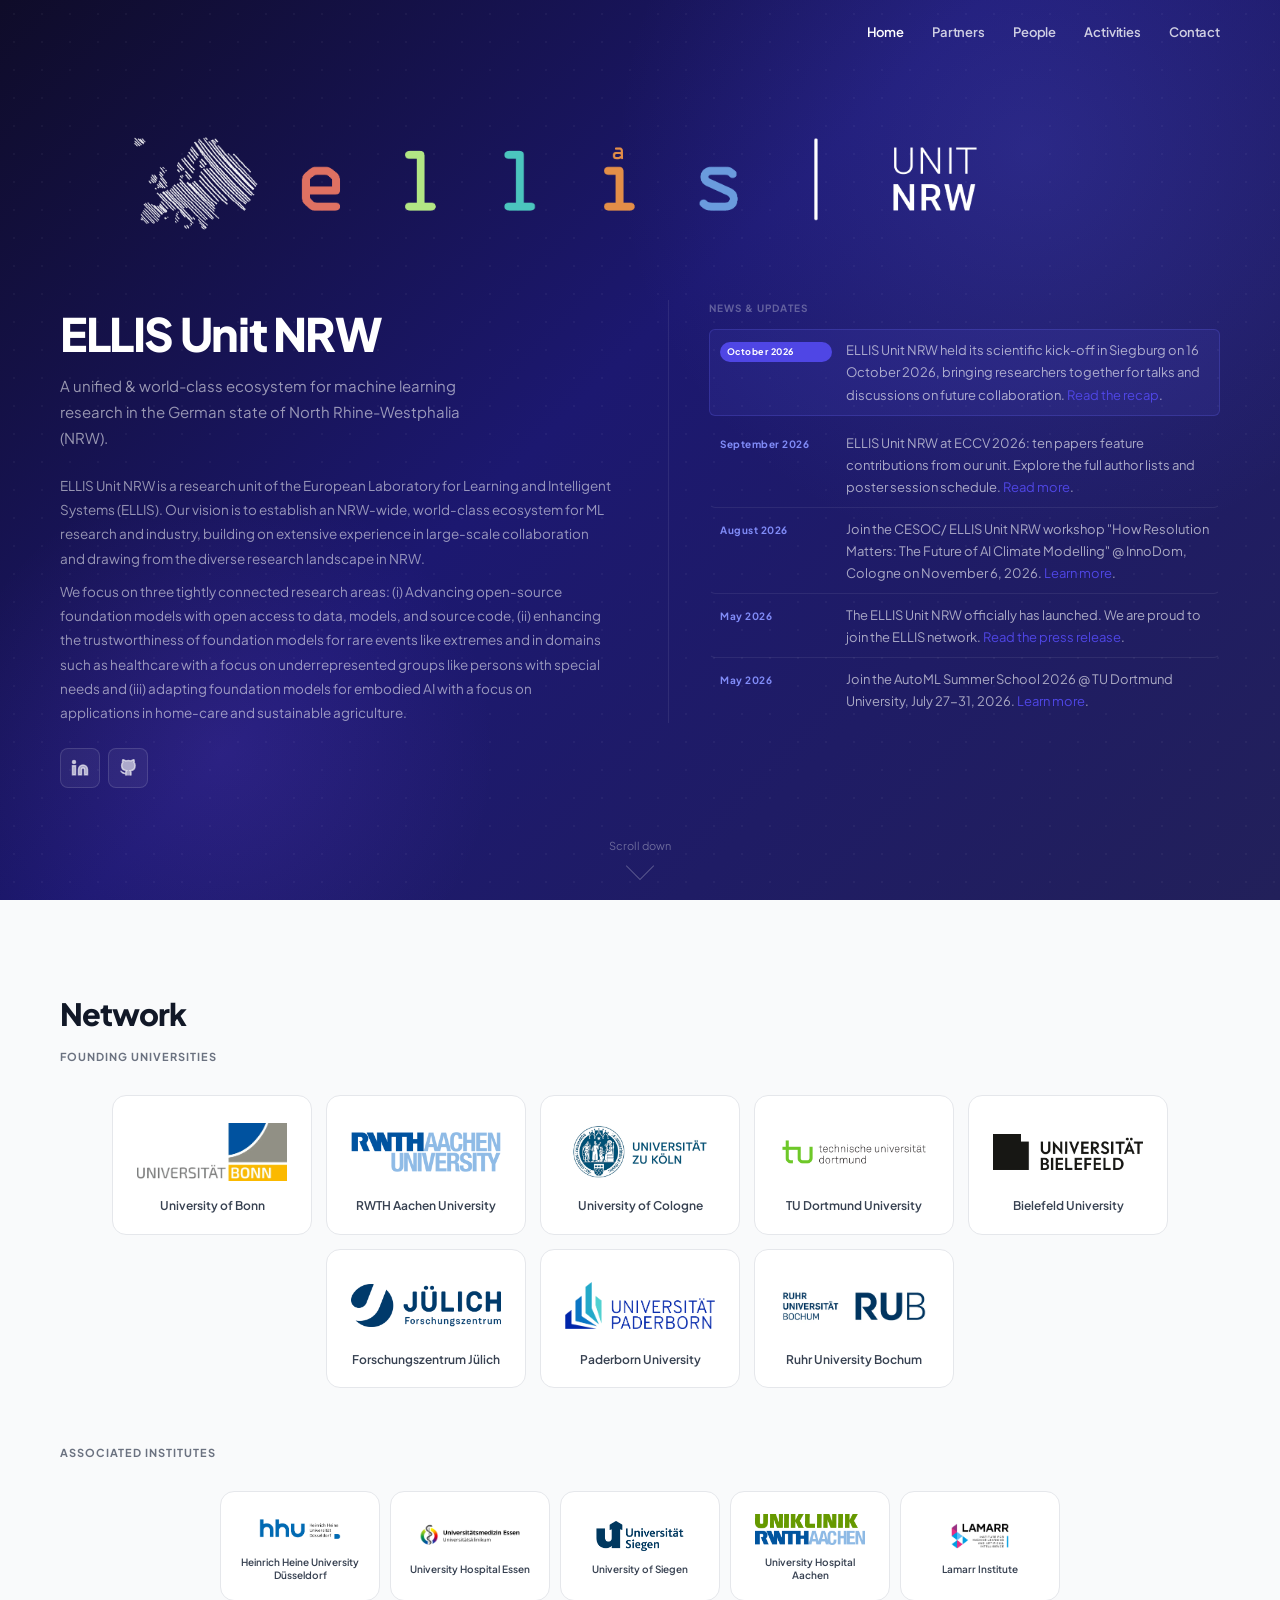
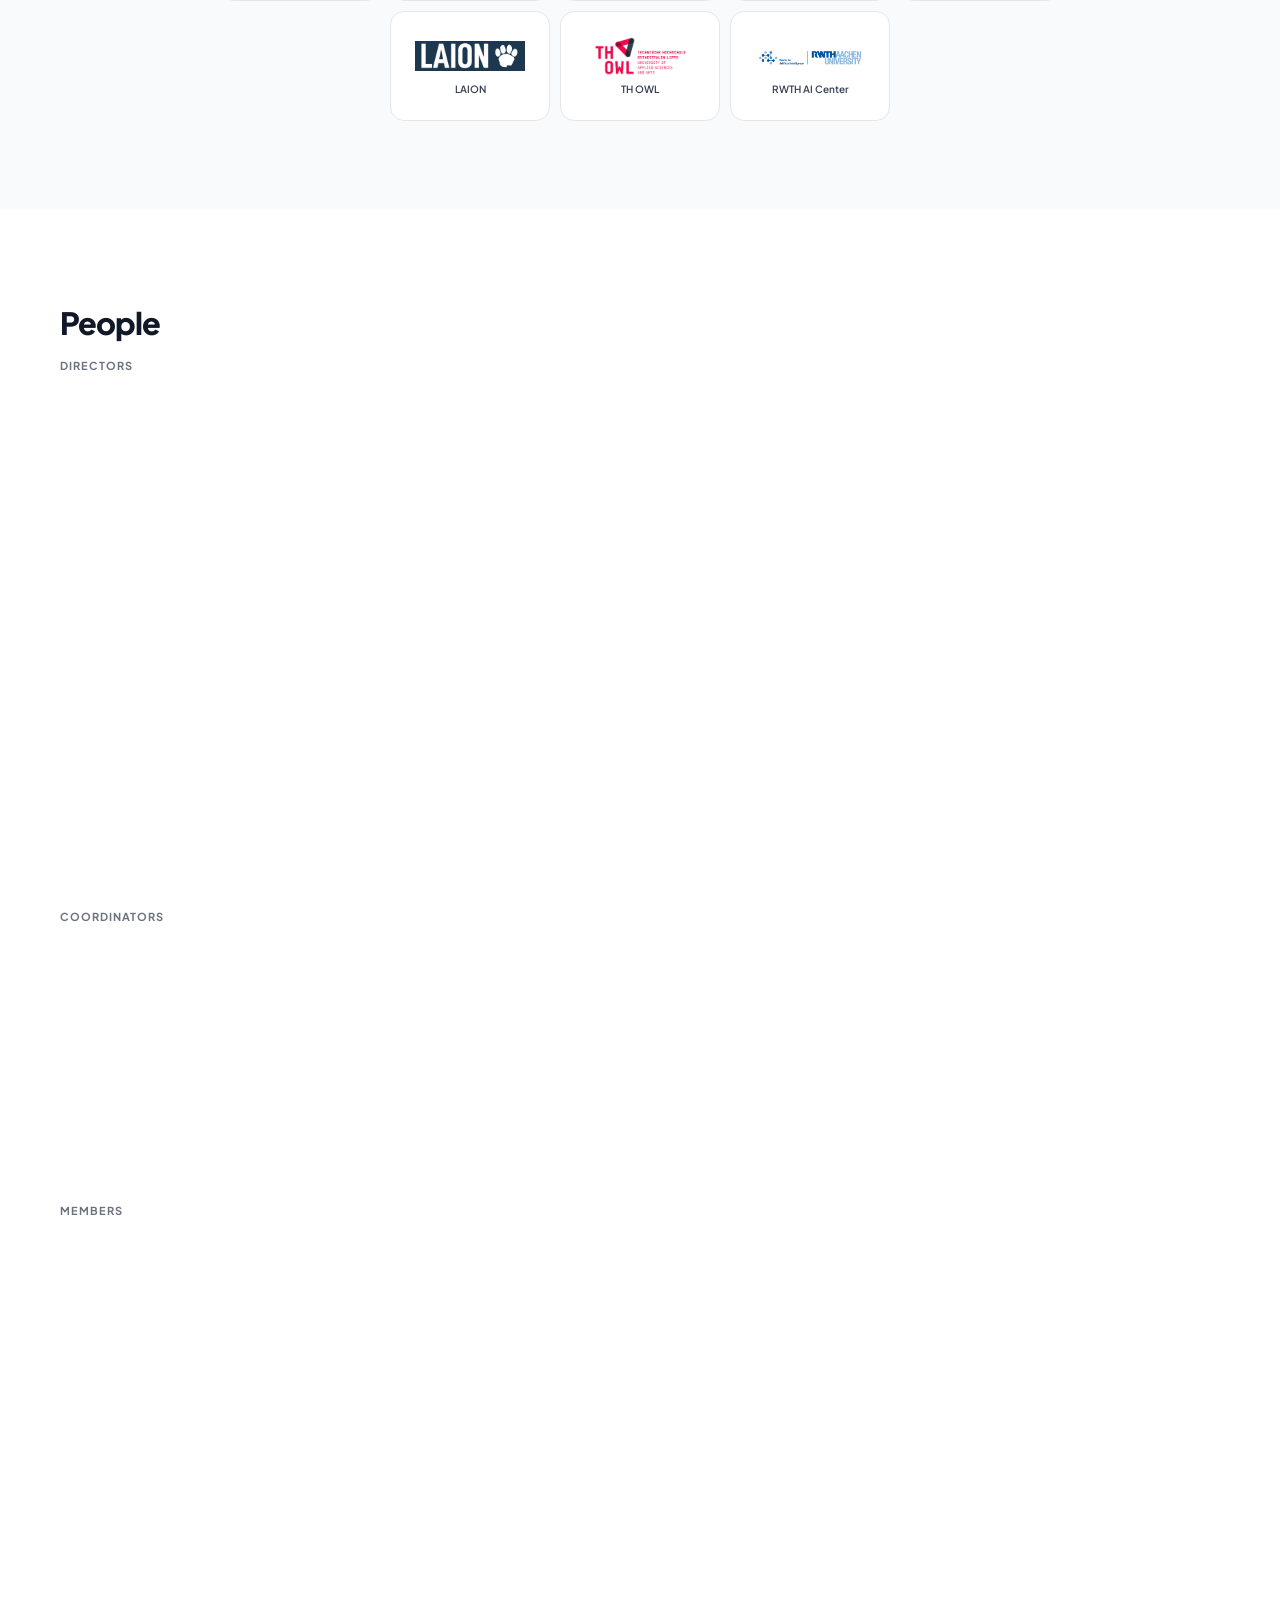
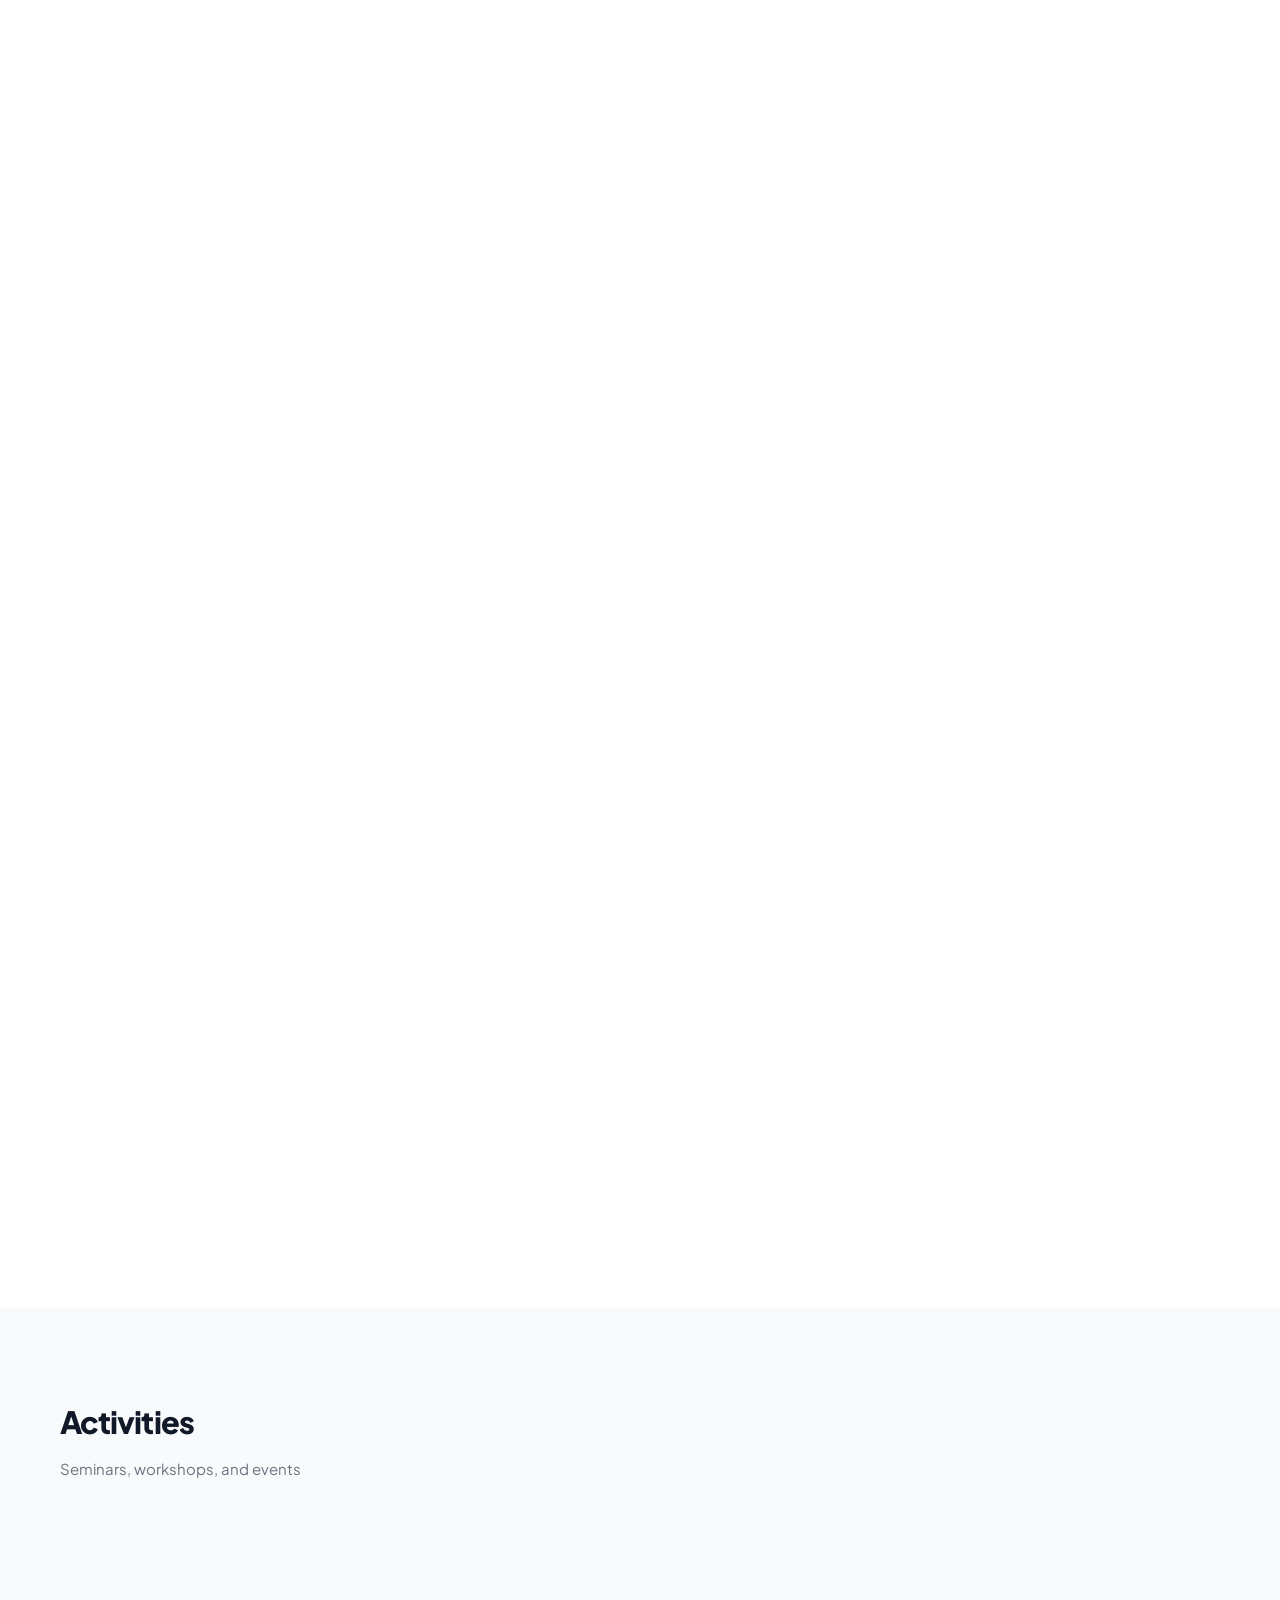
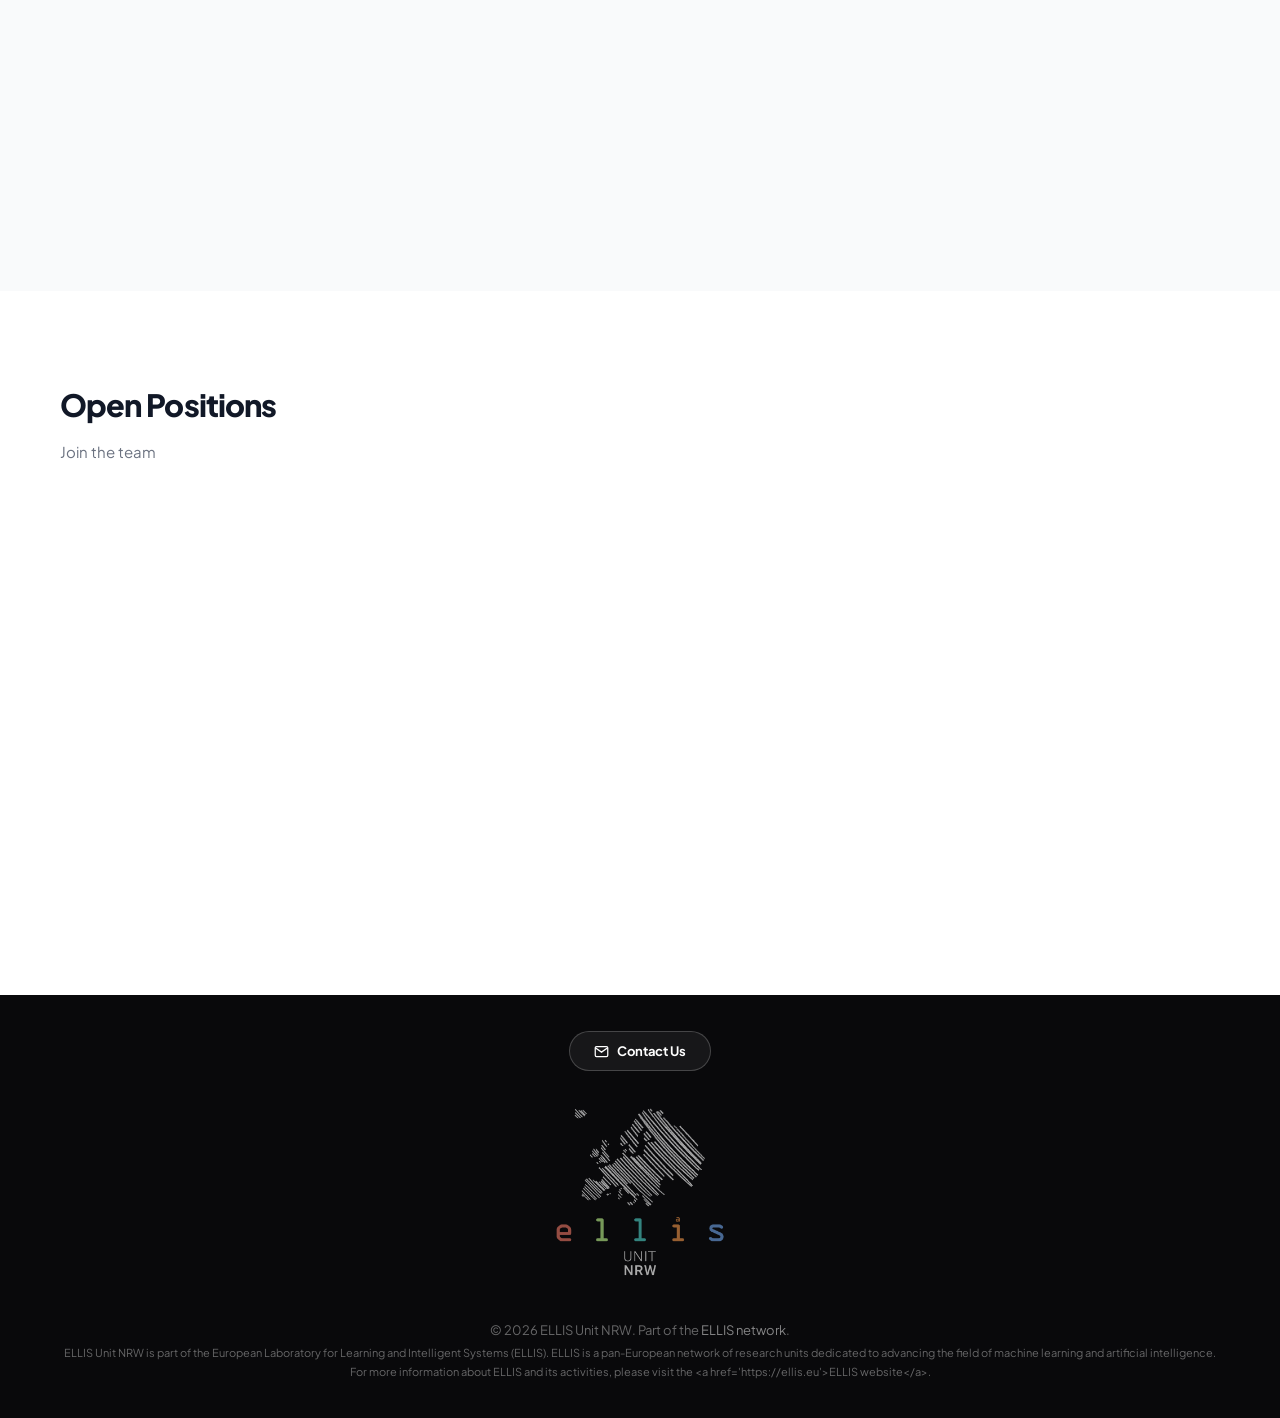
<file: index.html>
<!DOCTYPE html>
<html lang="en">
<head>
  <meta charset="UTF-8">
  <meta name="viewport" content="width=device-width, initial-scale=1.0">
  <meta name="description" content="ELLIS Unit NRW — European Laboratory for Learning and Intelligent Systems">
  <title>ELLIS Unit NRW</title>
  <link rel="icon" type="image/svg+xml" href="favicon.svg">
  <link rel="stylesheet" href="styles.css">
  <link rel="preconnect" href="https://fonts.googleapis.com">
  <link rel="preconnect" href="https://fonts.gstatic.com" crossorigin>
  <link href="https://fonts.googleapis.com/css2?family=Plus+Jakarta+Sans:wght@300;400;500;600;700;800&display=swap" rel="stylesheet">
</head>
<body>

  <!-- ── Navigation ── -->
  <div class="announce-bar" id="announce-bar" style="display:none">
    <span id="announce-inner"></span>
    <button class="announce-close" id="announce-close" aria-label="Dismiss">✕</button>
  </div>
  <nav class="navbar" id="navbar">
    <div class="nav-container">
      <a href="#home" class="nav-logo" aria-label="ELLIS Unit NRW">
        <img src="images/ellis-logo_horizontal_black_2026-NRW.png" alt="ELLIS Unit NRW" class="logo-dark" height="34">
      </a>
      <ul class="nav-menu" id="nav-menu">
        <li><a href="#home"       class="nav-link">Home</a></li>
        <li><a href="#partners"   class="nav-link">Partners</a></li>
        <li><a href="#people"     class="nav-link">People</a></li>
        <li><a href="#activities" class="nav-link">Activities</a></li>
        <li><a href="#contact"    class="nav-link">Contact</a></li>
        <!-- <li><a href="#positions"  class="nav-link">Open Positions</a></li> -->
      </ul>
      <button class="nav-toggle" id="nav-toggle" aria-label="Toggle navigation">
        <span class="bar"></span><span class="bar"></span><span class="bar"></span>
      </button>
    </div>
  </nav>

  <!-- ══════════════════════════════════════
       HERO
       Left  : identity + about
       Right : news + partner uni logos
       ══════════════════════════════════════ -->
  <section id="home" class="hero">
  <div class="hero-bg" aria-hidden="true"></div>

  <div class="hero-inner">

    <div class="hero-logo-wrap">
      <img src="images/ellis-logo_horizontal_white_2026-NRW.png" alt="ELLIS Unit NRW" class="hero-logo-img hero-logo-horizontal" id="hero-logo-img">
      <img src="images/ellis-logo_vertical_white_2026-NRW.png"   alt="ELLIS Unit NRW" class="hero-logo-img hero-logo-vertical">
    </div>

    <div class="hero-grid">

      <!-- ── LEFT ── -->
      <div class="hero-left">
        <h1 class="hero-title" id="hero-unit-name"></h1>
        <p  class="hero-tagline" id="hero-tagline"></p>
        <div class="hero-about-text" id="about-text"></div>
        <!-- <div class="research-areas" id="research-areas"></div> -->
        <div class="hero-social" id="hero-social"></div>
      </div>

      <!-- ── RIGHT ── -->
      <div class="hero-right">
        <div class="hero-panel">
          <h3 class="panel-label">News &amp; Updates</h3>
          <ul class="hero-news-list" id="hero-news-list"></ul>
          <button class="hero-news-more" id="hero-news-more" style="display:none">Show more</button>
        </div>
      </div>

    </div>
  </div>

  <div class="scroll-hint" aria-hidden="true">
    <span class="scroll-hint-text">Scroll down</span>
    <div class="scroll-arrow"></div>
  </div>
</section>

  <!-- ══════════════════════════════════════
       PARTNERS
       ══════════════════════════════════════ -->
  <section id="partners" class="section section-light">
    <div class="container">
      <h2 class="section-title">Network</h2>

      <h3 class="block-label">Founding Universities</h3>
      <div class="partner-grid" id="partner-grid"></div>

      <!-- Associated institutes tile grid — hidden if empty -->
      <div id="assoc-block" style="display:none">
        <h3 class="block-label" style="margin-top:56px">Associated Institutes</h3>
        <div class="assoc-grid" id="assoc-grid"></div>
      </div>
    </div>
  </section>

  <!-- ══════════════════════════════════════
       PEOPLE
       ══════════════════════════════════════ -->
  <section id="people" class="section section-white">
    <div class="container">
      <h2 class="section-title">People</h2>

      <div class="people-block">
        <h3 class="block-label">Directors</h3>
        <div class="directors-row" id="directors-row"></div>
      </div>

      <div class="people-block" id="coordinators-block">
        <h3 class="block-label">Coordinators</h3>
        <div class="coordinators-row" id="coordinators-row"></div>
      </div>

      <div class="people-block" id="members-block">
        <h3 class="block-label">Members</h3>
        <div class="members-grid" id="members-grid"></div>
      </div>
    </div>
  </section>

  <!-- ══════════════════════════════════════
       ACTIVITIES
       ══════════════════════════════════════ -->
  <section id="activities" class="section section-light">
    <div class="container">
      <h2 class="section-title">Activities</h2>
      <p class="section-sub">Seminars, workshops, and events</p>
      <div class="activities-grid" id="activities-grid"></div>
    </div>
  </section>

  <!-- ══════════════════════════════════════
       OPEN POSITIONS
       To hide: comment out from here …
       ══════════════════════════════════════ -->
  <section id="positions" class="section section-white">
    <div class="container">
      <h2 class="section-title">Open Positions</h2>
      <p class="section-sub">Join the team</p>
      <div class="positions-list" id="positions-list"></div>
    </div>
  </section>
  <!-- … to here to hide open positions -->

  <!-- ══════════════════════════════════════
       FOOTER  (contains contact button)
       ══════════════════════════════════════ -->
  <footer class="footer" id="contact">
    <div class="footer-inner">
      <button class="btn btn-contact" id="contact-btn">
        <svg viewBox="0 0 24 24" fill="none" stroke="currentColor" stroke-width="2" aria-hidden="true">
          <path d="M4 4h16c1.1 0 2 .9 2 2v12c0 1.1-.9 2-2 2H4c-1.1 0-2-.9-2-2V6c0-1.1.9-2 2-2z"/>
          <polyline points="22,6 12,13 2,6"/>
        </svg>
        Contact Us
      </button>
      <img src="images/ellis-logo_vertical_white_2026-NRW.png" alt="ELLIS Unit NRW" class="footer-logo" height="200">

      <div class="footer-copy">
        <p>&copy; <span id="current-year"></span> <span id="footer-name"></span>. Part of the <a href="https://ellis.eu" target="_blank" rel="noopener">ELLIS network</a>.</p>
        <p class="footer-note" id="footer-note"></p>
      </div>
      
    </div>
  </footer>

  <script src="main.js"></script>
</body>
</html>
</file>
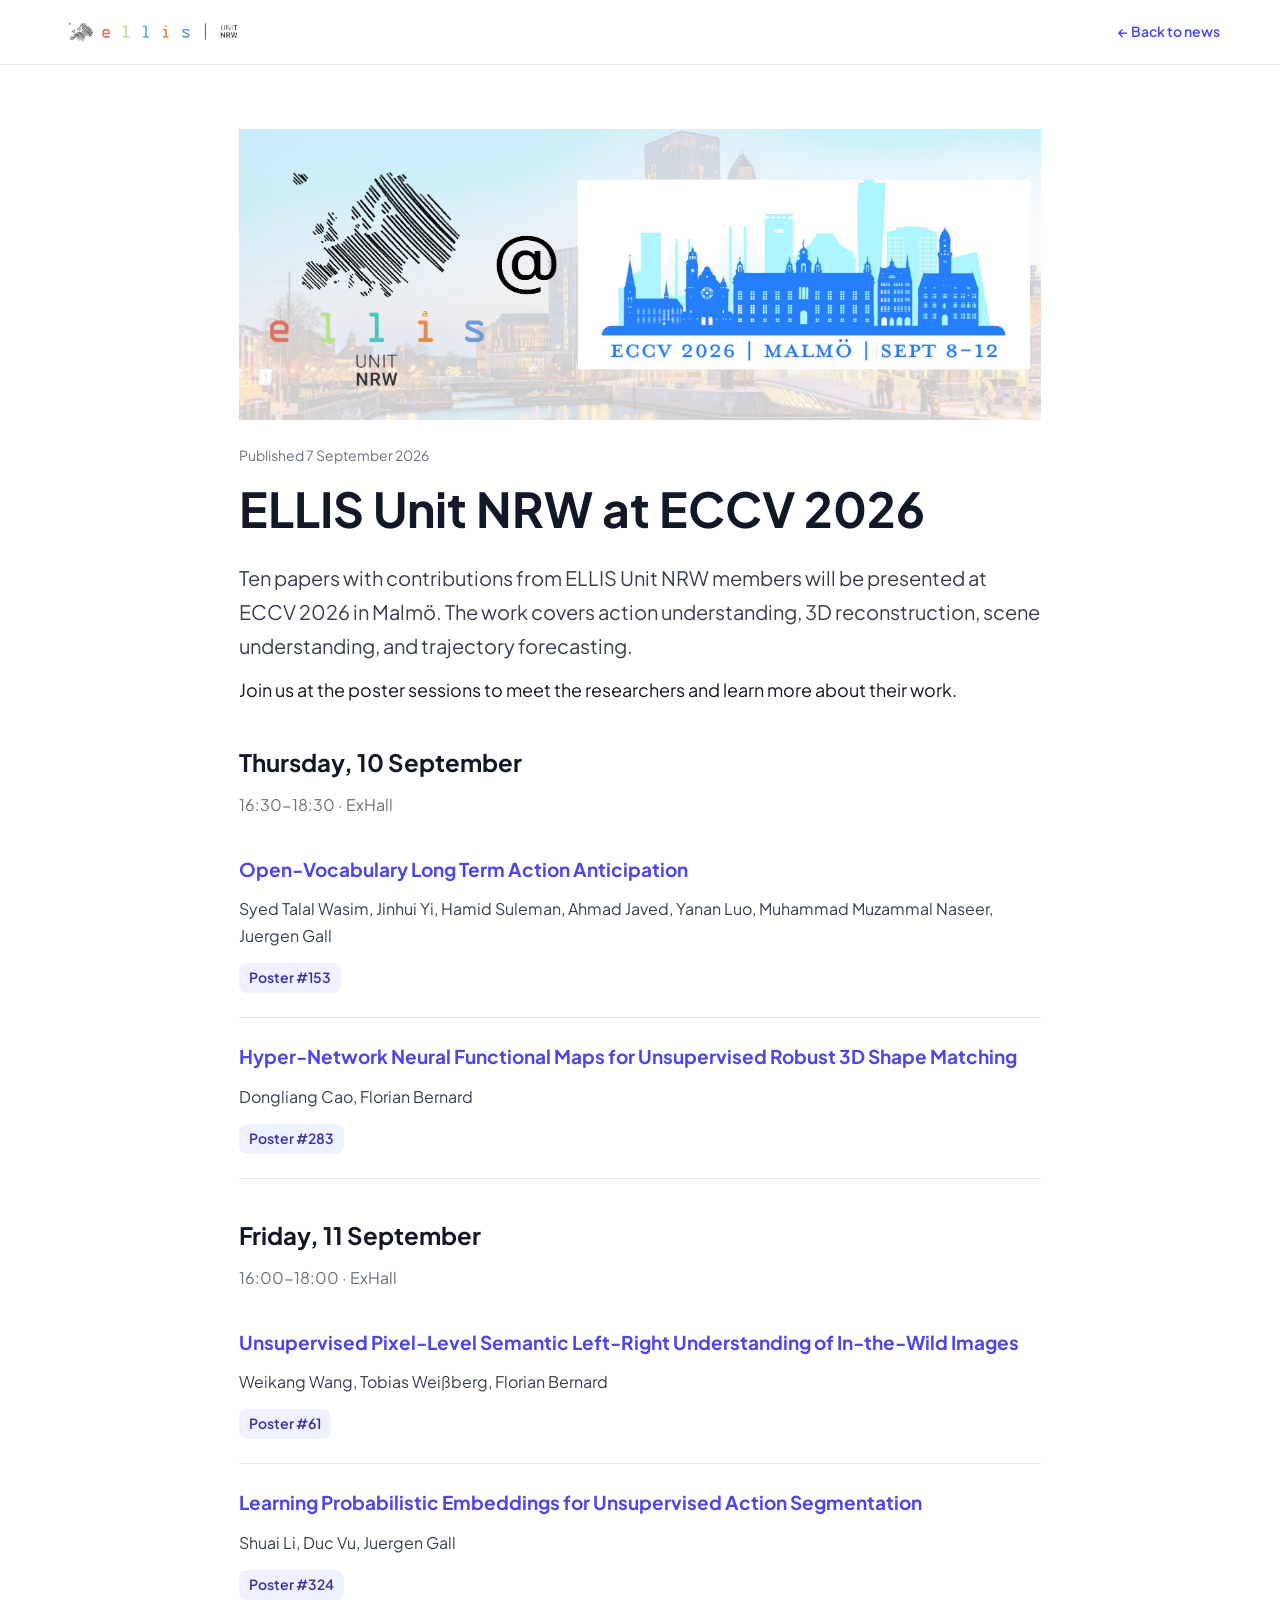
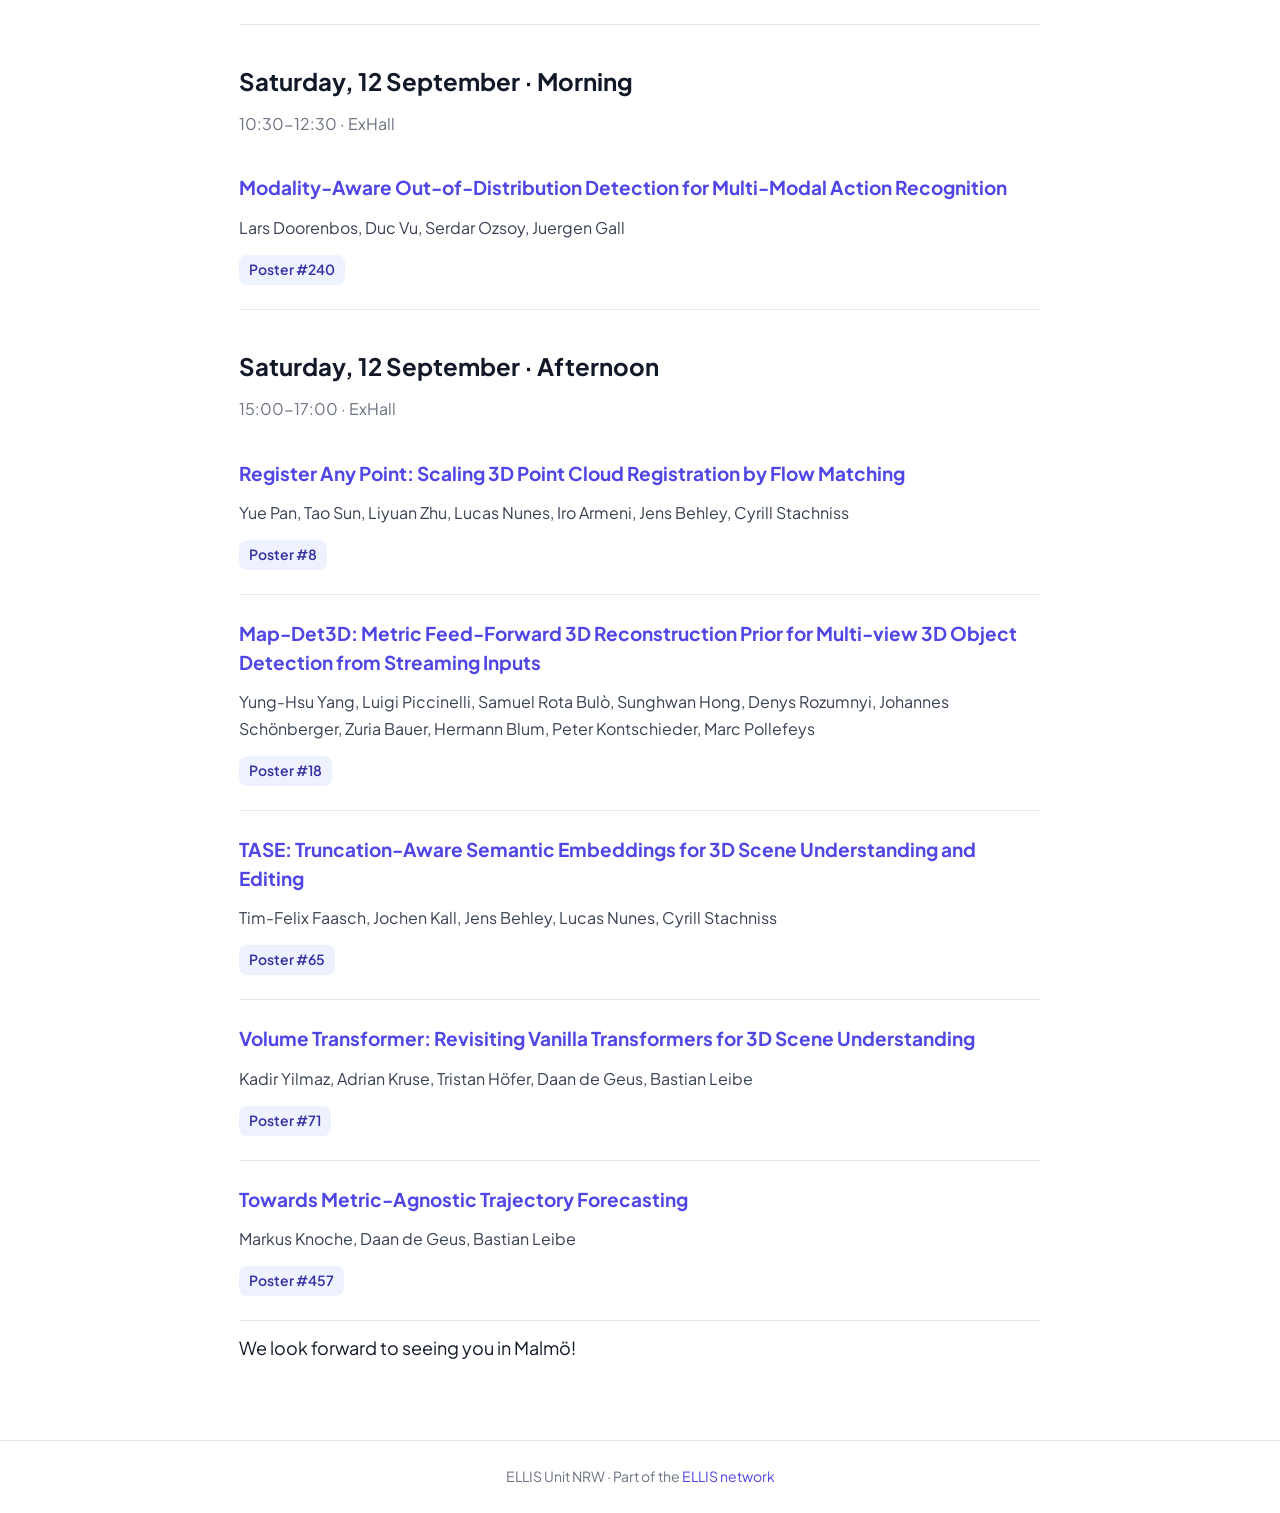
<file: news/ellis-at-eccv-2026/index.html>
<!DOCTYPE html>
<html lang="en">
<head>
  <meta charset="UTF-8">
  <meta name="viewport" content="width=device-width, initial-scale=1.0">
  <meta name="description" content="Explore ten papers with contributions from ELLIS Unit NRW at ECCV 2026 in Malmö, including full author lists and poster session schedules.">
  <title>ELLIS Unit NRW at ECCV 2026 — News</title>
  <link rel="icon" type="image/svg+xml" href="../../favicon.svg">
  <link rel="stylesheet" href="../../styles.css">
  <link rel="stylesheet" href="../article.css">
  <link rel="preconnect" href="https://fonts.googleapis.com">
  <link rel="preconnect" href="https://fonts.gstatic.com" crossorigin>
  <link href="https://fonts.googleapis.com/css2?family=Plus+Jakarta+Sans:wght@300;400;500;600;700;800&display=swap" rel="stylesheet">
</head>
<body>
  <nav class="article-nav" aria-label="Main navigation">
    <div class="article-nav-inner">
      <a href="../../" aria-label="ELLIS Unit NRW home"><img src="../../images/ellis-logo_horizontal_black_2026-NRW.png" alt="ELLIS Unit NRW" width="220"></a>
      <a href="../../#hero-news-list">← Back to news</a>
    </div>
  </nav>
  <main>
    <article class="news-article">
      <header class="article-header">
        <a class="article-conference-logo article-conference-header" href="https://eccv.ecva.net/" aria-label="ECCV 2026 conference website">
          <img src="eccv_header.png" alt="ELLIS Unit NRW at ECCV 2026">
        </a>
        <p class="article-date">Published <time datetime="2026-09-07">7 September 2026</time></p>
        <h1>ELLIS Unit NRW at ECCV 2026</h1>
        <p class="article-lead">Ten papers with contributions from ELLIS Unit NRW members will be presented at ECCV 2026 in Malmö. The work covers action understanding, 3D reconstruction, scene understanding, and trajectory forecasting.</p>
        <p>Join us at the poster sessions to meet the researchers and learn more about their work.</p>
      </header>

      <section aria-labelledby="session-1">
        <h2 id="session-1">Thursday, 10 September</h2>
        <p class="session-details">16:30-18:30 · ExHall</p>
        <ul class="paper-list">
          <li>
            <h3><a href="https://eccv.ecva.net/virtual/2026/poster/4830">Open-Vocabulary Long Term Action Anticipation</a></h3>
            <p class="paper-authors">Syed Talal Wasim, Jinhui Yi, Hamid Suleman, Ahmad Javed, Yanan Luo, Muhammad Muzammal Naseer, Juergen Gall</p>
            <span class="paper-number">Poster #153</span>
          </li>
          <li>
            <h3><a href="https://eccv.ecva.net/virtual/2026/poster/4035">Hyper-Network Neural Functional Maps for Unsupervised Robust 3D Shape Matching</a></h3>
            <p class="paper-authors">Dongliang Cao, Florian Bernard</p>
            <span class="paper-number">Poster #283</span>
          </li>
        </ul>
      </section>

      <section aria-labelledby="session-2">
        <h2 id="session-2">Friday, 11 September</h2>
        <p class="session-details">16:00-18:00 · ExHall</p>
        <ul class="paper-list">
          <li>
            <h3><a href="https://eccv.ecva.net/virtual/2026/poster/4585">Unsupervised Pixel-Level Semantic Left-Right Understanding of In-the-Wild Images</a></h3>
            <p class="paper-authors">Weikang Wang, Tobias Weißberg, Florian Bernard</p>
            <span class="paper-number">Poster #61</span>
          </li>
          <li>
            <h3><a href="https://eccv.ecva.net/virtual/2026/poster/3242">Learning Probabilistic Embeddings for Unsupervised Action Segmentation</a></h3>
            <p class="paper-authors">Shuai Li, Duc Vu, Juergen Gall</p>
            <span class="paper-number">Poster #324</span>
          </li>
        </ul>
      </section>

      <section aria-labelledby="session-3">
        <h2 id="session-3">Saturday, 12 September · Morning</h2>
        <p class="session-details">10:30-12:30 · ExHall</p>
        <ul class="paper-list">
          <li>
            <h3><a href="https://eccv.ecva.net/virtual/2026/poster/4417">Modality-Aware Out-of-Distribution Detection for Multi-Modal Action Recognition</a></h3>
            <p class="paper-authors">Lars Doorenbos, Duc Vu, Serdar Ozsoy, Juergen Gall</p>
            <span class="paper-number">Poster #240</span>
          </li>
        </ul>
      </section>

      <section aria-labelledby="session-4">
        <h2 id="session-4">Saturday, 12 September · Afternoon</h2>
        <p class="session-details">15:00-17:00 · ExHall</p>
        <ul class="paper-list">
          <li>
            <h3><a href="https://eccv.ecva.net/virtual/2026/poster/4993">Register Any Point: Scaling 3D Point Cloud Registration by Flow Matching</a></h3>
            <p class="paper-authors">Yue Pan, Tao Sun, Liyuan Zhu, Lucas Nunes, Iro Armeni, Jens Behley, Cyrill Stachniss</p>
            <span class="paper-number">Poster #8</span>
          </li>
          <li>
            <h3><a href="https://eccv.ecva.net/virtual/2026/poster/3781">Map-Det3D: Metric Feed-Forward 3D Reconstruction Prior for Multi-view 3D Object Detection from Streaming Inputs</a></h3>
            <p class="paper-authors">Yung-Hsu Yang, Luigi Piccinelli, Samuel Rota Bulò, Sunghwan Hong, Denys Rozumnyi, Johannes Schönberger, Zuria Bauer, Hermann Blum, Peter Kontschieder, Marc Pollefeys</p>
            <span class="paper-number">Poster #18</span>
          </li>
          <li>
            <h3><a href="https://eccv.ecva.net/virtual/2026/poster/4900">TASE: Truncation-Aware Semantic Embeddings for 3D Scene Understanding and Editing</a></h3>
            <p class="paper-authors">Tim-Felix Faasch, Jochen Kall, Jens Behley, Lucas Nunes, Cyrill Stachniss</p>
            <span class="paper-number">Poster #65</span>
          </li>
          <li>
            <h3><a href="https://eccv.ecva.net/virtual/2026/poster/5832">Volume Transformer: Revisiting Vanilla Transformers for 3D Scene Understanding</a></h3>
            <p class="paper-authors">Kadir Yilmaz, Adrian Kruse, Tristan Höfer, Daan de Geus, Bastian Leibe</p>
            <span class="paper-number">Poster #71</span>
          </li>
          <li>
            <h3><a href="https://eccv.ecva.net/virtual/2026/poster/5818">Towards Metric-Agnostic Trajectory Forecasting</a></h3>
            <p class="paper-authors">Markus Knoche, Daan de Geus, Bastian Leibe</p>
            <span class="paper-number">Poster #457</span>
          </li>
        </ul>
      </section>
      <p>We look forward to seeing you in Malmö!</p>
    </article>
  </main>
  <footer class="article-footer">
    <p>ELLIS Unit NRW · Part of the <a href="https://ellis.eu">ELLIS network</a></p>
  </footer>
</body>
</html>
</file>
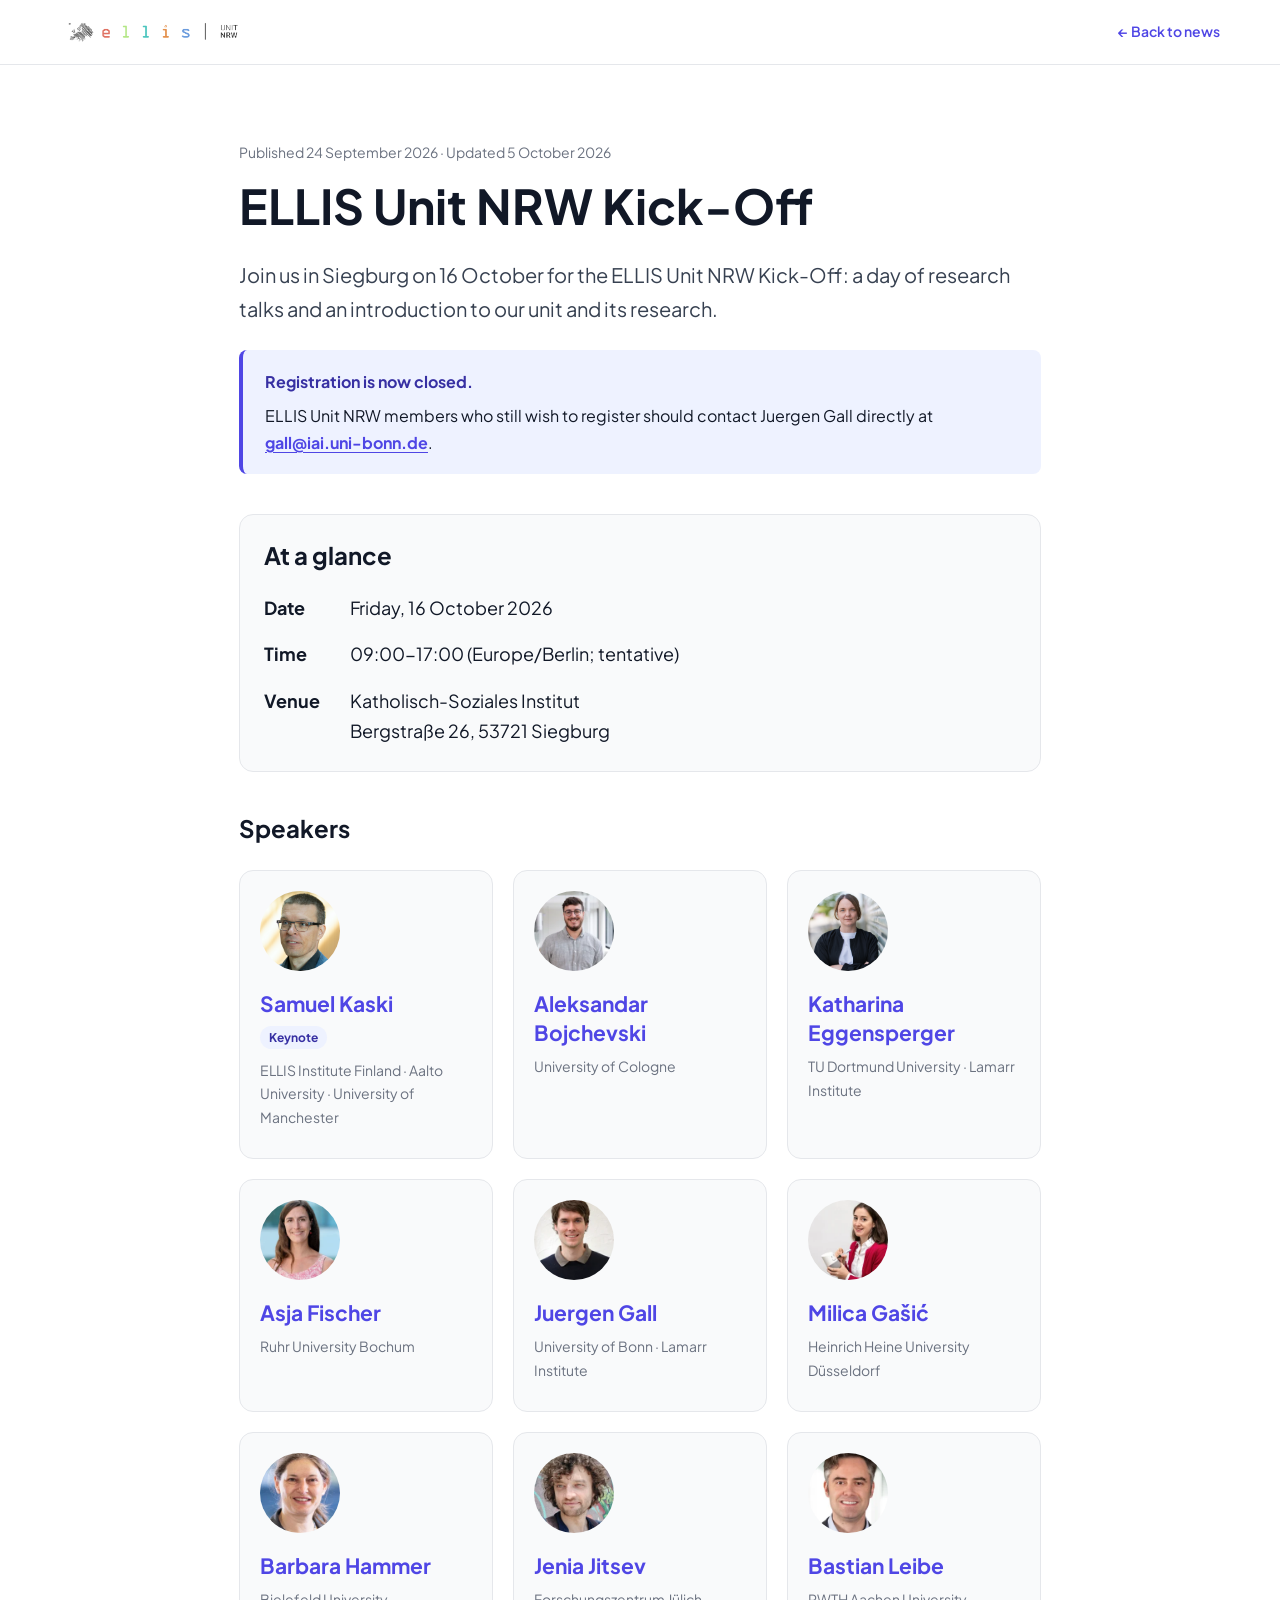
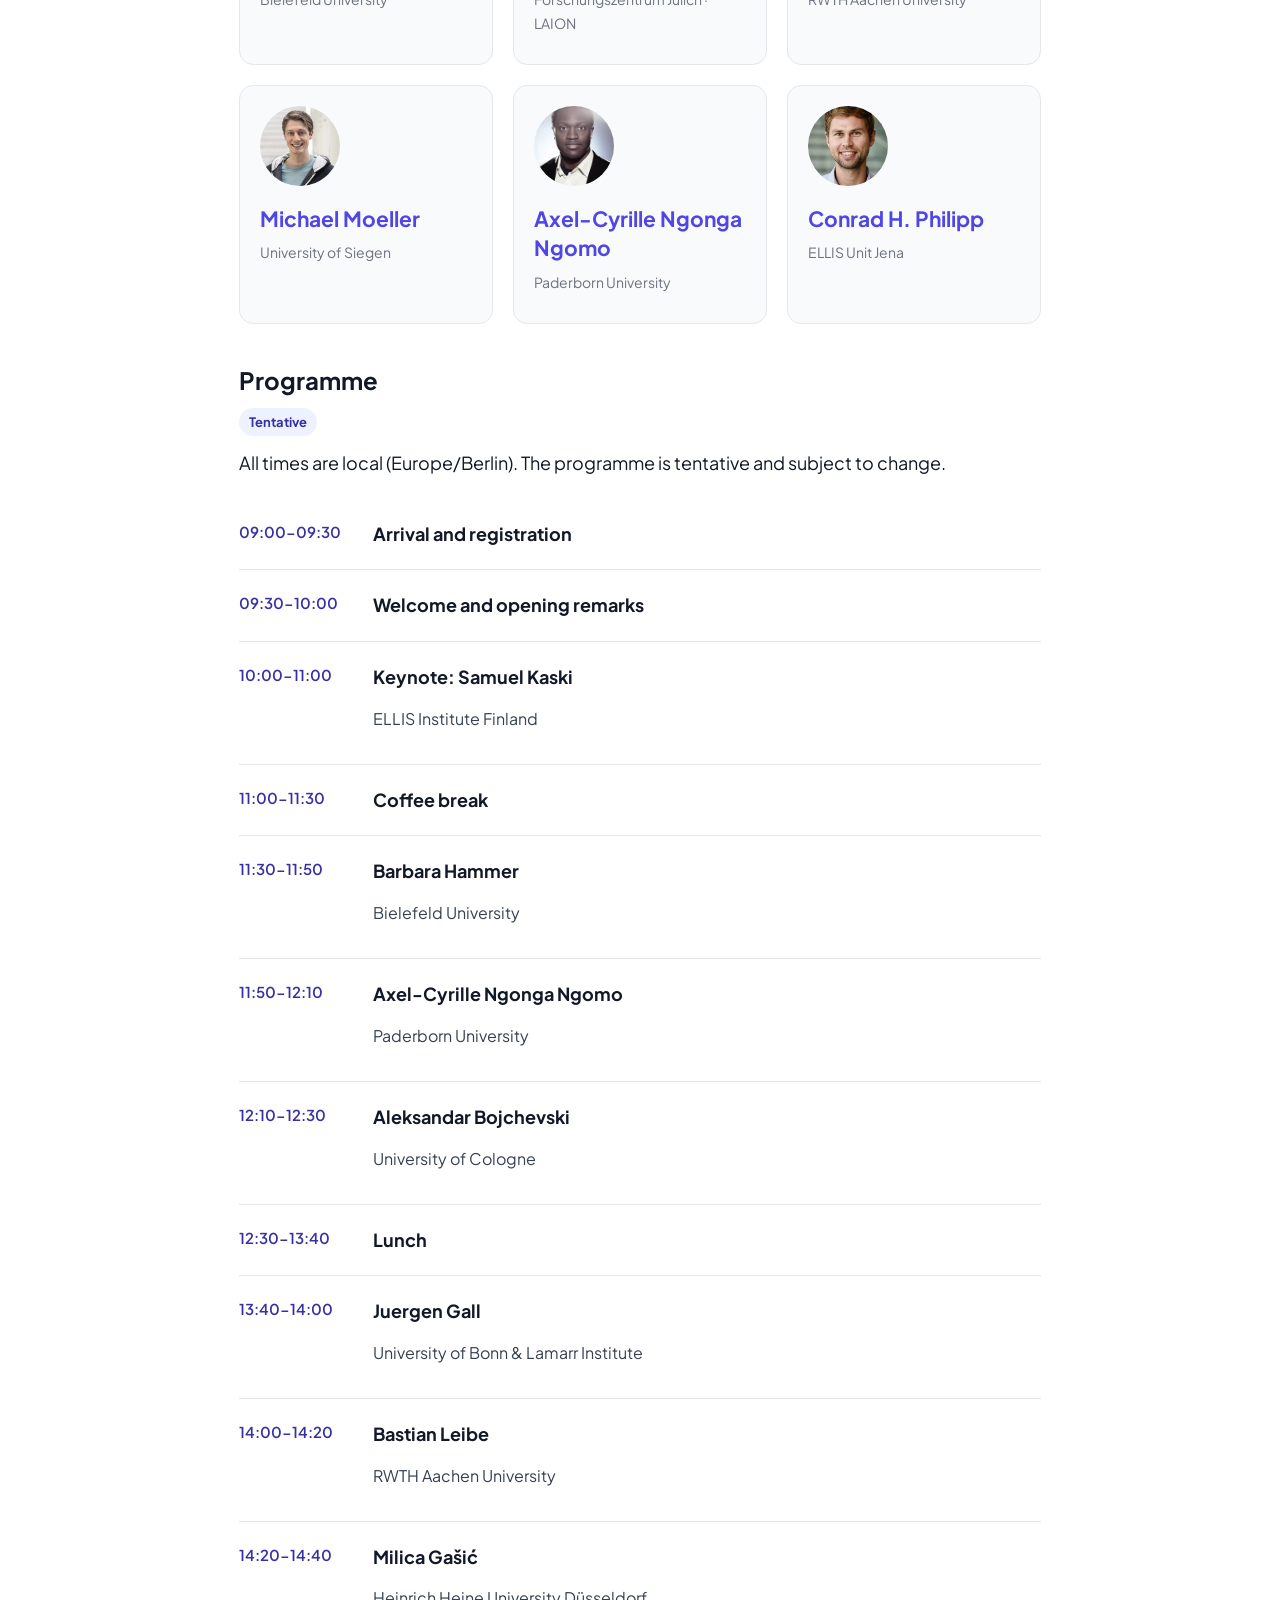
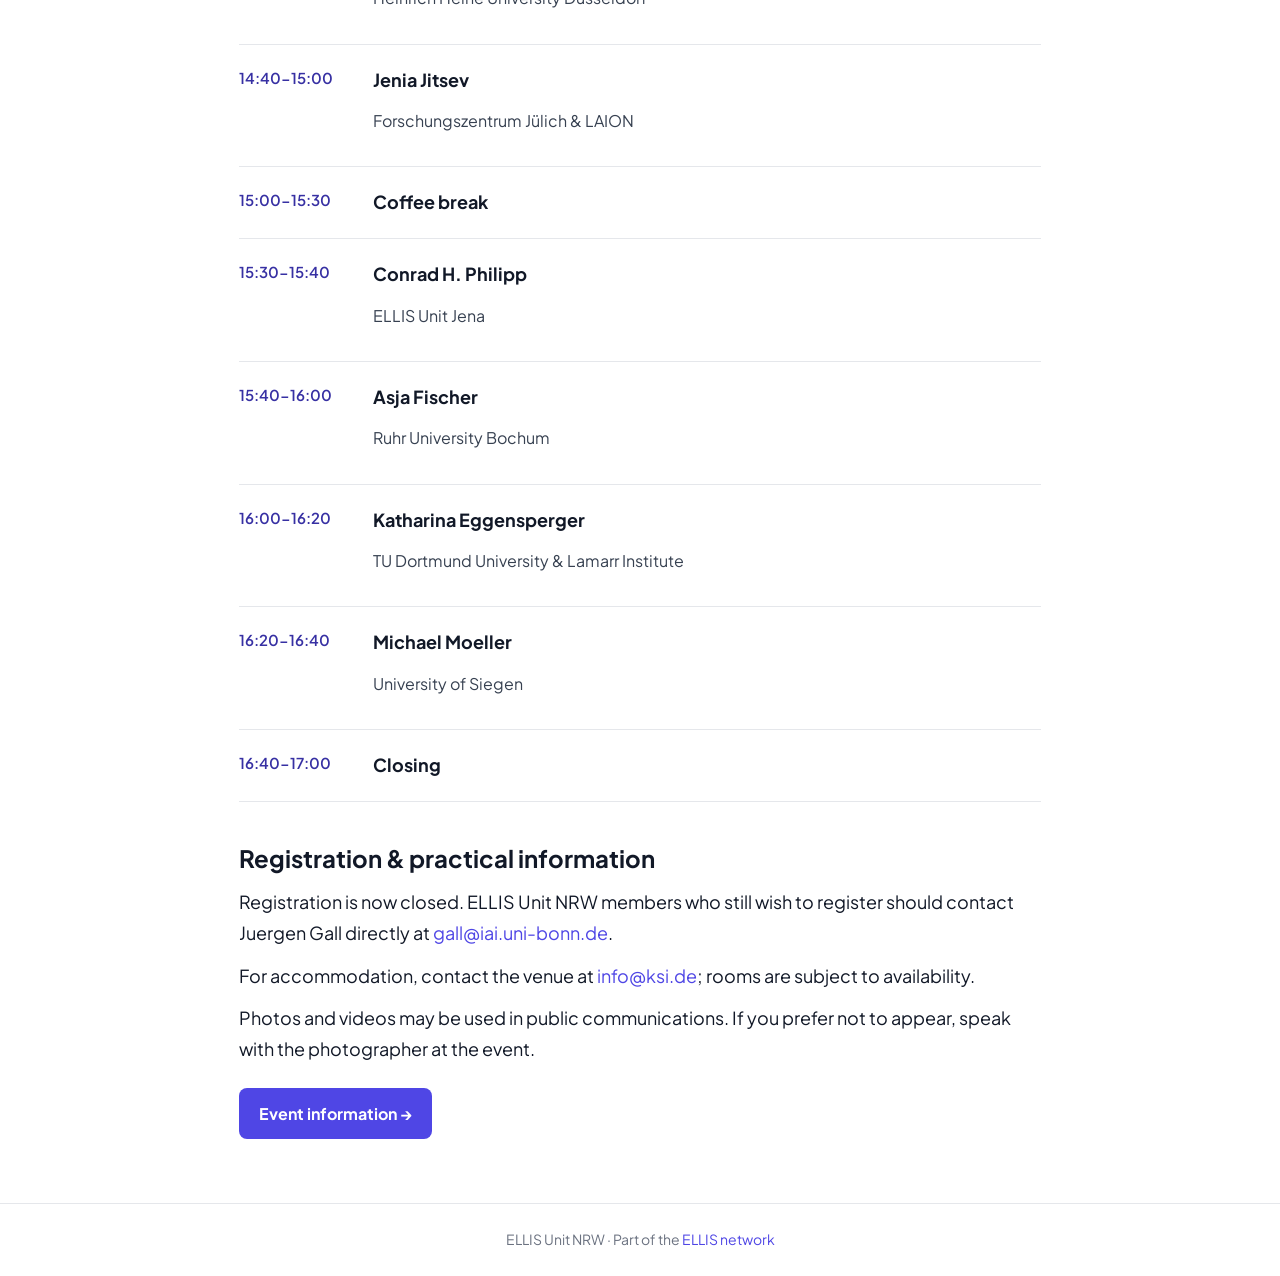
<file: news/ellis-unit-nrw-kick-off-2026/index.html>
<!DOCTYPE html>
<html lang="en">
<head>
  <meta charset="UTF-8">
  <meta name="viewport" content="width=device-width, initial-scale=1.0">
  <meta name="description" content="Join the ELLIS Unit NRW Kick-Off on 16 October 2026 in Siegburg. Find registration details, speakers, and programme updates.">
  <title>ELLIS Unit NRW Kick-Off — News</title>
  <link rel="icon" type="image/svg+xml" href="../../favicon.svg">
  <link rel="stylesheet" href="../../styles.css">
  <link rel="stylesheet" href="../article.css">
  <link rel="preconnect" href="https://fonts.googleapis.com">
  <link rel="preconnect" href="https://fonts.gstatic.com" crossorigin>
  <link href="https://fonts.googleapis.com/css2?family=Plus+Jakarta+Sans:wght@300;400;500;600;700;800&display=swap" rel="stylesheet">
</head>
<body>
  <nav class="article-nav" aria-label="Main navigation">
    <div class="article-nav-inner">
      <a href="../../" aria-label="ELLIS Unit NRW home"><img src="../../images/ellis-logo_horizontal_black_2026-NRW.png" alt="ELLIS Unit NRW" width="220"></a>
      <a href="../../#hero-news-list">← Back to news</a>
    </div>
  </nav>
  <main>
    <article class="news-article">
      <header class="article-header">
        <p class="article-date">Published <time datetime="2026-09-24">24 September 2026</time> · Updated <time datetime="2026-10-05">5 October 2026</time></p>
        <h1>ELLIS Unit NRW Kick-Off</h1>
        <p class="article-lead">Join us in Siegburg on 16 October for the ELLIS Unit NRW Kick-Off: a day of research talks and an introduction to our unit and its research.</p>
        <p class="article-notice"><strong>Registration is now closed.</strong> ELLIS Unit NRW members who still wish to register should contact Juergen Gall directly at <a href="mailto:gall@iai.uni-bonn.de">gall@iai.uni-bonn.de</a>.</p>
      </header>

      <section class="event-details" aria-labelledby="event-details-title">
        <h2 id="event-details-title">At a glance</h2>
        <dl class="event-facts">
          <div><dt>Date</dt><dd><time datetime="2026-10-16">Friday, 16 October 2026</time></dd></div>
          <div><dt>Time</dt><dd>09:00-17:00 (Europe/Berlin; tentative)</dd></div>
          <div><dt>Venue</dt><dd>Katholisch-Soziales Institut<br>Bergstraße 26, 53721 Siegburg</dd></div>
        </dl>
      </section>

      <!-- Optional modules are configured in content.json, in display order. -->
      <div id="event-modules" data-content="content.json"></div>
      <noscript><p>Speaker and programme updates require JavaScript. Please visit the <a href="https://events.lamarr-institute.org/event/498/">event page</a> for event information.</p></noscript>

      <section aria-labelledby="registration-title">
        <h2 id="registration-title">Registration &amp; practical information</h2>
        <p>Registration is now closed. ELLIS Unit NRW members who still wish to register should contact Juergen Gall directly at <a href="mailto:gall@iai.uni-bonn.de">gall@iai.uni-bonn.de</a>.</p>
        <p>For accommodation, contact the venue at <a href="mailto:info@ksi.de">info@ksi.de</a>; rooms are subject to availability.</p>
        <p>Photos and videos may be used in public communications. If you prefer not to appear, speak with the photographer at the event.</p>
        <a class="event-register" href="https://events.lamarr-institute.org/event/498/">Event information →</a>
      </section>
    </article>
  </main>
  <footer class="article-footer">
    <p>ELLIS Unit NRW · Part of the <a href="https://ellis.eu">ELLIS network</a></p>
  </footer>
  <script src="../event-modules.js" defer></script>
</body>
</html>
</file>
<file: styles.css>
/* ══════════════════════════════════════════════
   ELLIS Unit NRW — styles.css
   ══════════════════════════════════════════════ */

:root {
  --indigo:       #4F46E5;
  --indigo-dark:  #3730A3;
  --indigo-light: #818CF8;
  --indigo-pale:  #EEF2FF;
  --gray-950:     #09090b;
  --gray-900:     #111827;
  --gray-700:     #374151;
  --gray-500:     #6B7280;
  --gray-400:     #9CA3AF;
  --gray-200:     #E5E7EB;
  --gray-100:     #F3F4F6;
  --gray-50:      #F9FAFB;
  --white:        #FFFFFF;
  --r-sm: 8px; --r-md: 14px; --r-full: 9999px;
  --shadow-xs: 0 1px 3px rgba(0,0,0,.06);
  --shadow-sm: 0 3px 10px rgba(0,0,0,.08);
  --shadow-md: 0 8px 24px rgba(0,0,0,.10);
  --ease: cubic-bezier(.4,0,.2,1);
}

/* ── Reset ── */
*,*::before,*::after { box-sizing:border-box; margin:0; padding:0 }
html { scroll-behavior:smooth }
body {
  font-family:'Plus Jakarta Sans',system-ui,sans-serif;
  font-size:18px; line-height:1.7;
  color:var(--gray-900); background:var(--white);
  -webkit-font-smoothing:antialiased;
}
a { color:var(--indigo); text-decoration:none; transition:color .2s var(--ease) }
a:hover { color:var(--indigo-dark) }
img { max-width:100%; display:block }
ul { list-style:none }
.container { max-width:1160px; margin:0 auto }

/* ══════════════════════════════════
   NAVBAR
   ══════════════════════════════════ */
.navbar {
  position:fixed; top:0; left:0; right:0; z-index:100;
  height:60px; padding:0 24px;
  display:flex; align-items:center;
  background:transparent;
  transition:background .4s var(--ease), box-shadow .4s var(--ease);
}
.navbar.scrolled {
  background:rgba(255,255,255,.94);
  backdrop-filter:blur(14px);
  box-shadow:0 1px 0 var(--gray-200);
}
.nav-container {
  max-width:1160px; width:100%; margin:0 auto;
  display:flex; align-items:center; justify-content:space-between;
}

/* ── Navbar logo: hidden until scrolled ── */
.nav-logo {
  opacity:0; pointer-events:none;
  transition:opacity .35s var(--ease);
}
.navbar.scrolled .nav-logo {
  opacity:1; pointer-events:auto;
}
/* Both img variants hidden when not scrolled; only dark shown when scrolled */
.logo-dark  { display:block }   /* white PNG → black */
.logo-light { display:none  }

/* Hero inner wrapper — column layout so logo sits above the grid */
.hero-inner {
  max-width: 1160px;
  width: 100%;
  margin: 0 auto;
  display: flex;
  flex-direction: column;
  position: relative;
  z-index: 1;
}

/* Logo now spans the full width above both columns */
.hero-logo-wrap {
  display: flex;
  justify-content: center;
  margin-bottom: 48px;
}

.hero-logo-img {
  height: clamp(80px, 16vw, 140px);
  width: auto;
  max-width: 100%;
  object-fit: contain;
  filter: none;
  transition: opacity .3s var(--ease);
  will-change: opacity;
}

.hero-logo-vertical   { display: none }
.hero-logo-horizontal { display: block }

.nav-menu { display:flex; align-items:center; gap:28px }
.nav-link {
  font-size:13px; font-weight:600; letter-spacing:-.01em;
  color:rgba(255,255,255,.78);
  transition:color .2s var(--ease);
}
.navbar.scrolled .nav-link { color:var(--gray-700) }
.nav-link:hover,
.nav-link.active { color:var(--white) }
.navbar.scrolled .nav-link:hover,
.navbar.scrolled .nav-link.active { color:var(--indigo) }

.nav-toggle { display:none; background:none; border:none; cursor:pointer; padding:4px }
.bar {
  display:block; width:20px; height:1.5px;
  background:var(--white); margin:5px 0;
  transition:transform .25s var(--ease), opacity .25s;
}
.navbar.scrolled .bar { background:var(--gray-700) }

/* ══════════════════════════════════
   HERO
   ══════════════════════════════════ */
.hero {
  min-height:100vh;
  position:relative; overflow:hidden;
  display:flex; align-items:center;
  padding:80px 24px 56px;
  background:linear-gradient(135deg, #0f0c29 0%, #1c1870 45%, #22205a 100%);
  color:var(--white);
}

/* Ambient blobs */
.hero-bg {
  position:absolute; inset:0; pointer-events:none; overflow:hidden;
}
.hero-bg::before {
  content:'';
  position:absolute; width:900px; height:900px; top:-300px; right:-200px;
  border-radius:50%;
  background:radial-gradient(circle, rgba(99,102,241,.20) 0%, transparent 65%);
  animation:blob 22s ease-in-out infinite alternate;
}
.hero-bg::after {
  content:'';
  position:absolute; width:600px; height:600px; bottom:-150px; left:-80px;
  border-radius:50%;
  background:radial-gradient(circle, rgba(139,92,246,.14) 0%, transparent 65%);
  animation:blob 30s ease-in-out infinite alternate-reverse;
}
@keyframes blob {
  from { transform:translate(0,0) scale(1) }
  to   { transform:translate(40px,-30px) scale(1.1) }
}
.hero::before {
  content:''; position:absolute; inset:0; pointer-events:none;
  background-image:radial-gradient(rgba(255,255,255,.04) 1px, transparent 1px);
  background-size:28px 28px;
}

/* Two-column grid */
.hero-grid {
  width: 100%;
  display: grid;
  grid-template-columns: 1fr 1fr;
  gap: 56px;
  align-items: start;
}

/* ── Hero Left ── */
.hero-left { padding-top:8px }

.hero-badges { display:flex; gap:8px; margin-bottom:20px }
.badge {
  display:inline-flex; align-items:center;
  font-size:10px; font-weight:700; letter-spacing:.09em; text-transform:uppercase;
  padding:4px 11px; border-radius:var(--r-full);
}
.badge-ellis { background:var(--indigo); color:var(--white) }
.badge-nrw   { border:1px solid rgba(255,255,255,.22); color:rgba(255,255,255,.72); background:rgba(255,255,255,.06) }

.hero-title {
  font-size:clamp(26px,3.6vw,46px); font-weight:800;
  letter-spacing:-.03em; line-height:1.1;
  color:var(--white); margin-bottom:14px;
}
.hero-tagline {
  font-size:15px; color:rgba(255,255,255,.56);
  line-height:1.75; margin-bottom:22px; max-width:420px;
}

/* About text inside hero */
.hero-about-text {
  font-size:13.5px; color:rgba(255,255,255,.55);
  line-height:1.8; margin-bottom:22px;
}
.hero-about-text p { margin-bottom:9px }
.hero-about-text .lead { color:rgba(255,255,255,.76); font-size:14.5px }

/* Research area tags */
.research-areas { display:flex; flex-wrap:wrap; gap:6px; margin-bottom:24px }
.area-tag {
  font-size:10px; font-weight:700; letter-spacing:.05em; text-transform:uppercase;
  padding:3px 10px; border-radius:var(--r-full);
  border:1px solid rgba(99,102,241,.4);
  color:var(--indigo-light); background:rgba(99,102,241,.07);
}

.hero-social { display:flex; gap:8px; flex-wrap:wrap; margin-bottom:24px }
.social-icon {
  width:40px; height:40px; border-radius:var(--r-sm);
  display:flex; align-items:center; justify-content:center;
  border:1px solid rgba(255,255,255,.13); background:rgba(255,255,255,.05);
  color:rgba(255,255,255,.6); transition:all .2s var(--ease);
}
.social-icon:hover { background:var(--indigo); border-color:var(--indigo); color:var(--white) }
.social-icon svg { width:18px; height:18px; fill:currentColor }

.hero-cta { display:flex; gap:10px; flex-wrap:wrap }

/* Buttons */
.btn {
  display:inline-flex; align-items:center; gap:7px;
  padding:10px 22px; border-radius:var(--r-full);
  font-family:inherit; font-size:13px; font-weight:700;
  letter-spacing:-.01em; cursor:pointer;
  transition:all .2s var(--ease); text-decoration:none; border:none;
}
.btn-primary { background:var(--indigo); color:var(--white) }
.btn-primary:hover {
  background:var(--indigo-dark); color:var(--white);
  transform:translateY(-1px); box-shadow:0 6px 20px rgba(79,70,229,.4);
}
.btn-ghost {
  background:rgba(255,255,255,.08);
  border:1px solid rgba(255,255,255,.2); color:var(--white);
}
.btn-ghost:hover { background:rgba(255,255,255,.14); color:var(--white) }

/* ── Hero Right ── */
.hero-right {
  display:flex; flex-direction:column; gap:24px;
  padding-left:40px; border-left:1px solid rgba(255,255,255,.08);
}

/* Shared panel style */
.hero-panel { display:flex; flex-direction:column; gap:0 }
.panel-label {
  font-size:10px; font-weight:700; letter-spacing:.1em; text-transform:uppercase;
  color:rgba(255,255,255,.3); margin-bottom:12px;
}

/* News list */
.hero-news-list { display:flex; flex-direction:column }
.hero-news-item {
  display: grid; grid-template-columns: 112px minmax(0, 1fr); align-items: baseline; gap: 14px;
  padding: 9px 10px;
  border: 1px solid transparent;   /* same space as pinned border */
  border-radius: 6px;
  border-bottom: 1px solid rgba(255,255,255,.07);
  font-size: 13px; color: rgba(255,255,255,.62);
}
.hero-news-item:first-child { padding-top: 9px }  /* remove the 0 override */
.hero-news-item:last-child  { border-bottom: 1px solid transparent }
.hero-news-item.hidden { display:none }
.news-date {
  white-space:nowrap; font-size:10px; font-weight:700; letter-spacing:.05em;
  color:var(--indigo-light); flex-shrink:0;
}
.hero-news-more {
  margin-top:10px; align-self:flex-start; cursor:pointer;
  background:none; border:1px solid rgba(255,255,255,.16);
  color:rgba(255,255,255,.45); font-family:inherit;
  font-size:11px; font-weight:700; letter-spacing:.04em;
  padding:4px 14px; border-radius:var(--r-full); transition:all .2s;
}
.hero-news-more:hover { border-color:var(--indigo-light); color:var(--indigo-light) }

/* Partner university logos inside hero */
.hero-unis { display:flex; flex-direction:column; gap:0 }

.hero-unis-logos {
  display: grid;
  grid-template-columns: repeat(auto-fill, minmax(120px, 1fr));
  gap: 8px;
}

.hero-uni-chip {
  display: flex;
  flex-direction: column;
  align-items: center;
  justify-content: center;
  gap: 8px;
  text-decoration: none;
  padding: 14px 12px;
  border-radius: 14px;
  background: rgba(255, 255, 255, .07);
  border: 1px solid rgba(255, 255, 255, .13);
  backdrop-filter: blur(12px);
  -webkit-backdrop-filter: blur(12px);
  box-shadow: 0 2px 12px rgba(0, 0, 0, .2), inset 0 1px 0 rgba(255,255,255,.08);
  transition: transform .2s var(--ease), box-shadow .2s var(--ease),
              background .2s var(--ease), border-color .2s var(--ease);
  min-height: 80px;
}
.hero-uni-chip:hover {
  transform: translateY(-3px);
  background: rgba(255, 255, 255, .12);
  border-color: rgba(129, 140, 248, .5);
  box-shadow: 0 8px 24px rgba(0, 0, 0, .25), 0 0 0 1px rgba(129,140,248,.2),
              inset 0 1px 0 rgba(255,255,255,.12);
}
.hero-uni-chip img {
  height: 34px;
  width: auto;
  max-width: 100px;
  object-fit: contain;
  filter: none;   /* white logos on dark glass */
  opacity: .85;
  transition: opacity .2s var(--ease);
}
.hero-uni-chip:hover img { opacity: 1 }

.hero-uni-chip-text {
  font-size: 10px; font-weight: 700; letter-spacing: .05em;
  color: rgba(255, 255, 255, .7);
  white-space: nowrap;
  text-transform: uppercase;
}

/* Scroll hint */
.scroll-hint {
  position: fixed; bottom: 24px; left: 50%; transform: translateX(-50%);
  display: flex; flex-direction: column; align-items: center;
  z-index: 10; pointer-events: auto;
  transition: opacity .3s var(--ease);
}
.scroll-arrow {
  width:20px; height:20px;
  border-right:1.5px solid rgba(255,255,255,.25);
  border-bottom:1.5px solid rgba(255,255,255,.25);
  transform:rotate(45deg);
  animation:bounce 2s ease-in-out infinite;
}

/* make scroll-hint text a button that when clicked automatically scrolls down a bit, and both scroll-hint-text and scroll-arrow
disappear when scrolled, to avoid overlap with navbar */
.scroll-hint-text {
  margin-top:8px; font-size:11px; color:rgba(255,255,255,.35);
  transition:opacity .3s var(--ease);
  background:none; border:none; cursor:pointer; font-family:inherit;
  padding:0; opacity:1;
}
.scroll-hint-text:hover { color:rgba(255,255,255,.6) }
.scroll-hint.hidden .scroll-hint-text,
.scroll-hint.hidden { opacity: 0; pointer-events: none; }


@keyframes bounce {
  0%,100% { transform:rotate(45deg) translateY(0); opacity:.2 }
  50%      { transform:rotate(45deg) translateY(5px); opacity:.55 }
}

/* ══════════════════════════════════
   SHARED SECTION STYLES
   ══════════════════════════════════ */
.section { padding:88px 24px }
.section-light { background:var(--gray-50) }
.section-white { background:var(--white) }

.section-title {
  font-size:clamp(22px,2.4vw,34px); font-weight:800;
  letter-spacing:-.03em; color:var(--gray-900); margin-bottom:8px;
}
.section-sub { font-size:15px; color:var(--gray-500); margin-bottom:44px }

.block-label {
  font-size:11px; font-weight:700; letter-spacing:.09em; text-transform:uppercase;
  color:var(--gray-500); margin-bottom:28px;
}

/* ══════════════════════════════════
   PARTNERS
   ══════════════════════════════════ */
.partner-grid {
  display:flex; flex-wrap:wrap; justify-content:center; gap:14px;
  margin-bottom:8px;
}
.partner-card {
  display:flex; flex-direction:column; align-items:center;
  justify-content:center; gap:10px;
  text-decoration:none;
  padding:20px 24px; min-width:160px; max-width:210px;
  border-radius:var(--r-md); border:1.5px solid var(--gray-200);
  background:var(--white); transition:all .2s var(--ease);
}
.partner-card:hover { border-color:var(--indigo); box-shadow:var(--shadow-sm); transform:translateY(-2px) }
.partner-logo {
  width: 150px; height: 72px;
  object-fit: contain; object-position: center;
}
.partner-logo-placeholder {
  width: 150px; height: 72px; padding:0 14px;
  display:flex; align-items:center; justify-content:center;
  background:var(--indigo-pale); border-radius:var(--r-sm);
  font-size:13px; font-weight:700; color:var(--indigo);
}
.partner-name { font-size:12px; font-weight:600; color:var(--gray-700); text-align:center; line-height:1.3 }

.assoc-grid {
  display: flex;
  flex-wrap: wrap;
  justify-content: center;
  gap: 10px;
  max-width: 840px; 
  margin: 0 auto;
}
.assoc-card {
  display: flex;
  flex-direction: column;
  align-items: center;
  justify-content: center;
  gap: 7px;
  text-decoration: none;
  padding: 12px 16px;
  width: 160px;  
  height: 110px; 
  border-radius: var(--r-md);
  border: 1.5px solid var(--gray-200);
  background: var(--white);
  transition: all .2s var(--ease);
}
.assoc-card:hover { border-color: var(--indigo); box-shadow: var(--shadow-sm); transform: translateY(-2px) }
.assoc-logo { width: 110px; height: 40px;
  object-fit: contain; object-position: center; }
.assoc-logo-placeholder {
  width: 110px; height: 40px; padding: 0 10px;
  display: flex; align-items: center; justify-content: center;
  background: var(--indigo-pale); border-radius: var(--r-sm);
  font-size: 11px; font-weight: 700; color: var(--indigo);
}
.assoc-name { font-size: 10px; font-weight: 600; color: var(--gray-700); text-align: center; line-height: 1.3 }

/* ══════════════════════════════════
   PEOPLE
   ══════════════════════════════════ */
.people-block { margin-bottom:60px }
.people-block:last-child { margin-bottom:0 }

/* Directors: centered, wrap centered */
.directors-row {
  display: flex;
  flex-wrap: wrap;
  max-width: calc(5 * 140px + 4 * 28px);
  justify-content:center;
  gap:36px 28px;
  margin-left: auto;
  margin-right: auto;
}
/* Coordinators: left-aligned, wrap left-aligned */
.coordinators-row {
  display: flex;
  flex-wrap: wrap;
  justify-content: left;
  gap: 36px 16px;
  margin-left: auto;
  margin-right: auto;
}
.person-card {
  display:flex; flex-direction:column; align-items:center; gap:8px;
  max-width:140px; text-align:center;
  text-decoration:none; color:inherit;
  transition:opacity .2s var(--ease);
}
.person-card:hover { opacity:.82 }
.person-card:hover .person-name { color:var(--indigo) }

/* Director: larger circle */
.director-avatar {
  width:108px; height:108px; border-radius:50%;
  background:var(--indigo-pale); overflow:hidden;
  display:flex; align-items:center; justify-content:center;
  font-size:28px; font-weight:800; color:var(--indigo);
  transition:box-shadow .2s var(--ease);
}
.person-card:hover .director-avatar { box-shadow:0 6px 22px rgba(79,70,229,.2) }
.director-avatar img { width:100%; height:100%; object-fit:cover }

/* Member: smaller circle */
.member-avatar {
  width:84px; height:84px; border-radius:50%;
  background:var(--gray-100); overflow:hidden;
  display:flex; align-items:center; justify-content:center;
  font-size:20px; font-weight:800; color:var(--gray-500);
  transition:box-shadow .2s var(--ease);
}
.person-card:hover .member-avatar { box-shadow:0 4px 14px rgba(0,0,0,.10) }
.member-avatar img { width:100%; height:100%; object-fit:cover }

.person-name { font-size:13px; font-weight:700; letter-spacing:-.02em; color:var(--gray-900); line-height:1.3; transition:color .2s }
.person-role { font-size:10px; font-weight:700; letter-spacing:.06em; text-transform:uppercase; color:var(--indigo) }
.person-inst { font-size:11px; color:var(--gray-500); line-height:1.3 }

/* Members grid */
.members-grid {
  display:grid; grid-template-columns:repeat(auto-fill, minmax(120px,1fr));
  gap:36px 16px; justify-items:center;
}

/* ══════════════════════════════════
   ACTIVITIES
   ══════════════════════════════════ */
.activities-grid {
  display:grid; grid-template-columns:repeat(auto-fill, minmax(300px,1fr)); gap:14px;
}
.activity-card {
  background:var(--white); border-radius:var(--r-md);
  padding:20px 22px; box-shadow:var(--shadow-xs);
  display:flex; flex-direction:column; gap:8px;
  transition:transform .2s var(--ease), box-shadow .2s var(--ease);
}
.activity-card:hover { transform:translateY(-2px); box-shadow:var(--shadow-md) }
.activity-top { display:flex; align-items:center; justify-content:space-between; gap:12px }
.activity-type {
  font-size:9px; font-weight:700; letter-spacing:.08em; text-transform:uppercase;
  color:var(--indigo); background:var(--indigo-pale);
  padding:3px 9px; border-radius:var(--r-full);
}
.activity-date { font-size:11px; font-weight:600; color:var(--gray-500); white-space:nowrap }
.activity-title { font-size:15px; font-weight:700; letter-spacing:-.02em; color:var(--gray-900); line-height:1.3 }
.activity-speaker { font-size:12px; color:var(--gray-500); font-style:italic }
.activity-desc { font-size:13px; color:var(--gray-500); line-height:1.65 }
.activity-link {
  display:inline-flex; align-items:center; gap:4px; margin-top:4px;
  font-size:12px; font-weight:700; color:var(--indigo); align-self:flex-start;
}
.activity-link:hover { color:var(--indigo-dark) }

/* ══════════════════════════════════
   OPEN POSITIONS
   ══════════════════════════════════ */
.positions-list { display:flex; flex-direction:column; gap:12px }
.position-card {
  padding:18px 22px; background:var(--white);
  border:1.5px solid var(--gray-200); border-radius:var(--r-md);
  transition:border-color .2s, box-shadow .2s, transform .2s;
}
.position-card:hover { border-color:var(--indigo); box-shadow:var(--shadow-sm); transform:translateY(-1px) }
.position-title { font-size:15px; font-weight:700; color:var(--gray-900); margin-bottom:7px }
.position-meta { display:flex; gap:8px; flex-wrap:wrap; align-items:center; margin-bottom:6px }
.pos-tag {
  font-size:10px; font-weight:700; letter-spacing:.07em; text-transform:uppercase;
  color:var(--indigo); background:var(--indigo-pale);
  padding:2px 8px; border-radius:var(--r-full);
}
.pos-deadline { font-size:12px; color:var(--gray-500) }
.position-desc { font-size:13px; color:var(--gray-500); line-height:1.65 }
.position-apply {
  display:inline-flex; align-items:center; gap:4px; margin-top:9px;
  font-size:12px; font-weight:700; color:var(--indigo);
}
.positions-empty { font-size:14px; color:var(--gray-500); font-style:italic }

/* ══════════════════════════════════
   FOOTER  (also the contact anchor)
   ══════════════════════════════════ */
.footer {
  background:var(--gray-950); padding:36px 32px;
}
.footer-inner {
  max-width:1160px; margin:0 auto;
  display:flex; flex-direction:column; align-items:center; justify-content:center; gap:24px;
  flex-wrap:wrap;
}
.footer-logo { opacity:.65; transition:opacity .2s }
.footer-logo:hover { opacity:1 }
.footer-copy { font-size:13px; color:rgba(255,255,255,.38); text-align:center; flex:1; min-width:200px }
.footer-copy a { color:rgba(255,255,255,.5) }
.footer-copy a:hover { color:var(--indigo-light) }
.footer-note { font-size:11px; margin-top:3px }

/* Contact button in footer */
.btn-contact {
  display:inline-flex; align-items:center; gap:8px;
  padding:11px 24px; border-radius:var(--r-full);
  font-family:inherit; font-size:13px; font-weight:700;
  cursor:pointer; border:1.5px solid rgba(255,255,255,.2);
  background:rgba(255,255,255,.06); color:var(--white);
  transition:all .2s var(--ease); white-space:nowrap;
}
.btn-contact svg { width:15px; height:15px; flex-shrink:0 }
.btn-contact:hover {
  background:var(--indigo); border-color:var(--indigo);
  transform:translateY(-1px); box-shadow:0 5px 18px rgba(79,70,229,.4);
}

/* ══════════════════════════════════
   SCROLL ANIMATIONS
   ══════════════════════════════════ */
.fade-up {
  opacity:0; transform:translateY(16px);
  transition:opacity .5s var(--ease), transform .5s var(--ease);
}
.fade-up.visible { opacity:1; transform:none }

/* ══════════════════════
   ANNOUNCEMENT BANNER
   ══════════════════════ */
:root { --banner-h: 0px; }

.announce-bar {
  position: fixed; top: 0; left: 0; right: 0; z-index: 102;
  min-height: 48px; padding: 10px 52px;
  display: flex; align-items: center; justify-content: center;
  background: var(--indigo); color: var(--white);
  font-size: 15px; font-weight: 600; gap: 10px;
  text-align: center; line-height: 1.5;
}
.announce-bar a { color: rgba(255,255,255,.85); text-decoration: underline }
.announce-bar a:hover { color: var(--white) }
.announce-close {
  position: absolute; right: 14px; top: 50%; transform: translateY(-50%);
  background: none; border: none; color: rgba(255,255,255,.7);
  font-size: 18px; cursor: pointer; line-height: 1; padding: 4px 8px;
  transition: color .15s;
}
.announce-close:hover { color: var(--white) }

body.has-banner .navbar { top: var(--banner-h); }
body.has-banner .hero   { padding-top: calc(80px + var(--banner-h)); }


/* ══════════════════════
   PINNED NEWS ITEM
   ══════════════════════ */
.hero-news-item.pinned {
  background: rgba(99,102,241,.10);
  border-color: rgba(99,102,241,.25);
  margin-bottom: 6px;
}
.hero-news-item.pinned .news-date {
  color: var(--white); background: var(--indigo);
  padding: 2px 7px; border-radius: var(--r-full);
  font-size: 9px;
}

/* ══════════════════════════════════
   RESPONSIVE
   ══════════════════════════════════ */
@media (max-width:1024px) {
  .hero-grid { grid-template-columns:1fr; gap:44px }
  .hero-right { border-left:none; padding-left:0; border-top:1px solid rgba(255,255,255,.08); padding-top:36px }
}
@media (max-width:768px) {
  .navbar { padding:0 16px }
  .nav-menu {
    position:fixed; top:60px; left:0; right:0;
    background:rgba(255,255,255,.97); backdrop-filter:blur(16px);
    flex-direction:column; gap:0; padding:8px 0;
    display:none; box-shadow:var(--shadow-md);
  }
  .announce-bar { font-size: 14px; padding: 10px 40px 10px 16px; justify-content: flex-start; text-align: left; }
  .nav-menu.open { display:flex }
  .nav-link { padding:11px 20px; display:block; color:var(--gray-700) !important }
  .nav-link:hover,
  .nav-link.active { color:var(--indigo) !important }
  .nav-toggle { display:block }
  .hero { padding:76px 16px 52px }
  .section { padding:64px 16px }
  .footer { padding:28px 16px }
  .scroll-hint { display: none; }
  body.has-banner .hero { padding-top: calc(76px + var(--banner-h)); }

  .footer-inner { flex-direction:column; align-items:center; text-align:center; gap:20px }
  .activities-grid { grid-template-columns:1fr }
  .members-grid { grid-template-columns:repeat(auto-fill, minmax(100px,1fr)) }
  .directors-row {
    max-width: calc(3 * 140px + 2 * 28px); /* 476px — 3 cards + 2 gaps */
  }
  .hero-logo-img {
    width: 75%;
    height: auto;
    max-width: none;
    min-height: unset;
  }
  .partner-card {
    padding: 12px 16px;
    min-width: 120px;
    max-width: 160px;
    gap: 7px;
  }
  .partner-logo { width: 110px; height: 48px; }
  .partner-name      { font-size: 10px }
  .partner-grid      { gap: 10px }
  /* 3 per row on tablet: 3×120px + 2×10px = 380px */
  .assoc-grid { max-width: 380px }
  .assoc-card { width: calc(50% - 7px); min-width: unset; max-width: unset; }
  .assoc-logo { width: 110px; height: 48px; }
}
@media (max-width:480px) {
  .members-grid { grid-template-columns:repeat(3,1fr) }
  .director-avatar { width:90px; height:90px; font-size:24px }
  .directors-row {
    max-width: calc(2 * 140px + 1 * 28px); /* 308px — 2 cards + 1 gap */
  }
  .hero-logo-img {
    width: 85%;
    height: auto;
    max-width: none;
    min-height: unset;
  }
  .partner-card { width: 160px; }
  /* 2 per row on small phones: 2×120px + 1×10px = 250px */
  .assoc-grid { max-width: 250px }
}

@media (max-width: 600px) {
  .hero-logo-horizontal { display: none }
  .hero-logo-vertical   { display: block; width: 65%; height: auto; max-width: 200px }
}
</file>
<file: news/article.css>
/* Shared layout for news articles, research roundups, and conference reports. */
.article-nav { border-bottom: 1px solid var(--gray-200); padding: 18px 24px; }
.article-nav-inner { max-width: 1160px; margin: auto; display: flex; align-items: center; justify-content: space-between; gap: 24px; flex-wrap: wrap; }
.article-nav img { width: 220px; height: auto; }
.article-nav a:last-child { font-size: 14px; font-weight: 600; }
.news-article { max-width: 850px; margin: auto; padding: 64px 24px; }
.article-header { margin-bottom: 40px; }
.article-date { color: var(--gray-500); font-size: 14px; }
.news-article h1 { font-size: clamp(30px, 5vw, 48px); line-height: 1.2; margin: 12px 0 24px; }
.news-article p { margin: 12px 0; }
.article-lead { font-size: 20px; color: var(--gray-700); }
.news-article section { margin-top: 40px; }
.news-article h2 { font-size: 24px; line-height: 1.4; margin-bottom: 8px; }
.session-details { color: var(--gray-500); font-size: 16px; }
.paper-list > li { padding: 24px 0; border-bottom: 1px solid var(--gray-200); }
.paper-list h3 { font-size: 19px; line-height: 1.5; }
.paper-authors { font-size: 16px; color: var(--gray-700); }
.paper-number { display: inline-block; font-size: 14px; font-weight: 600; color: var(--indigo-dark); background: var(--indigo-pale); border-radius: var(--r-sm); padding: 3px 10px; }
.news-article a { overflow-wrap: anywhere; }
.news-article figure { margin: 28px 0; }
.news-article figure img { border-radius: var(--r-md); }
.news-article figcaption { margin-top: 8px; font-size: 14px; color: var(--gray-500); }
.article-footer { border-top: 1px solid var(--gray-200); padding: 24px; text-align: center; font-size: 14px; color: var(--gray-500); }
@media (max-width: 600px) {
  .news-article { padding: 36px 20px; }
  .article-lead { font-size: 18px; }
  .news-article h2 { font-size: 21px; }
}

.article-conference-logo { display: block; width: fit-content; max-width: 100%; margin-bottom: 24px; }
.article-conference-logo img { width: 280px; max-width: 100%; height: auto; }

.article-conference-header { width: 100%; }
.article-conference-header img { width: 100%; height: auto; }

/* Modular event articles: prominent speakers, compact directors, optional agenda. */
.event-register { display: inline-block; margin-top: 12px; padding: 12px 20px; border-radius: var(--r-sm); background: var(--indigo); color: var(--white); font-size: 16px; font-weight: 700; }
.event-register:hover { background: var(--indigo-dark); color: var(--white); }
.event-register:focus-visible { outline: 3px solid var(--indigo-light); outline-offset: 4px; }
.event-details { padding: 24px; border: 1px solid var(--gray-200); border-radius: var(--r-md); background: var(--gray-50); }
.event-facts { display: grid; gap: 16px; margin-top: 20px; }
.event-facts > div { display: grid; grid-template-columns: 70px minmax(0, 1fr); gap: 16px; }
.event-facts dt { font-weight: 700; }
.event-facts dd { margin: 0; }
.event-status { display: inline-block; padding: 3px 10px; border-radius: var(--r-full); background: var(--indigo-pale); color: var(--indigo-dark); font-size: 13px; font-weight: 700; }
.event-people { display: grid; grid-template-columns: repeat(auto-fit, minmax(min(100%, 280px), 1fr)); gap: 20px; margin-top: 24px; }
.event-person { padding: 24px; border: 1px solid var(--gray-200); border-radius: var(--r-md); background: var(--gray-50); }
.event-person h3 { font-size: 21px; line-height: 1.4; }
.event-person-photo { width: 100px; height: 100px; object-fit: cover; border-radius: 50%; margin-bottom: 18px; }
.news-article .event-affiliation { font-size: 14px; color: var(--gray-500); margin: 8px 0; }
.event-talk { font-weight: 600; font-size: 17px; }
.event-person-description { font-size: 15px; }
.event-person-compact { display: flex; align-items: flex-start; gap: 16px; padding: 16px; background: var(--white); }
.event-person-compact h3 { font-size: 16px; }
.event-person-compact .event-person-photo { width: 56px; height: 56px; flex-shrink: 0; margin: 0; }
.event-person-body { min-width: 0; }
.event-programme { margin-top: 20px; }
.event-programme > li { display: flex; gap: 24px; padding: 20px 0; border-bottom: 1px solid var(--gray-200); }
.event-programme-time { flex: 0 0 110px; font-size: 15px; color: var(--indigo-dark); font-weight: 600; }
.event-programme h3 { font-size: 18px; }
.event-programme p { font-size: 16px; color: var(--gray-700); }
.event-gallery { display: grid; grid-template-columns: repeat(auto-fit, minmax(min(100%, 280px), 1fr)); gap: 20px; }
.event-contacts { font-size: 16px; }
@media (max-width: 600px) {
  .event-details { padding: 18px; font-size: 16px; }
  .event-programme > li { flex-direction: column; gap: 6px; }
  .event-programme-time { flex-basis: auto; }
}

/* Speaker placeholders share the row with confirmed speakers. */
.event-module-speakers .event-people { grid-template-columns: repeat(3, minmax(0, 1fr)); }
.event-module-speakers .event-person { padding: 20px; }
.event-module-speakers .event-person-photo { width: 80px; height: 80px; }
.event-person-placeholder { display: flex; align-items: center; justify-content: center; text-align: center; border-style: dashed; color: var(--gray-500); background: transparent; min-height: 160px; }
@media (max-width: 600px) {
  .event-module-speakers .event-people { grid-template-columns: 1fr; }
}

.event-person-badge { display: inline-block; margin-top: 8px; padding: 2px 9px; border-radius: var(--r-full); background: var(--indigo-pale); color: var(--indigo-dark); font-size: 12px; font-weight: 700; line-height: 1.6; }

/* Highlight important event information without adding a banner. */
.news-article .article-notice {
  margin: 24px 0;
  padding: 18px 22px;
  border-left: 4px solid var(--indigo);
  border-radius: var(--r-sm);
  background: var(--indigo-pale);
  color: var(--gray-900);
  font-size: 16px;
}
.article-notice > strong { display: block; margin-bottom: 6px; color: var(--indigo-dark); }
.article-notice a { font-weight: 700; text-decoration: underline; text-underline-offset: 3px; }
</file>
